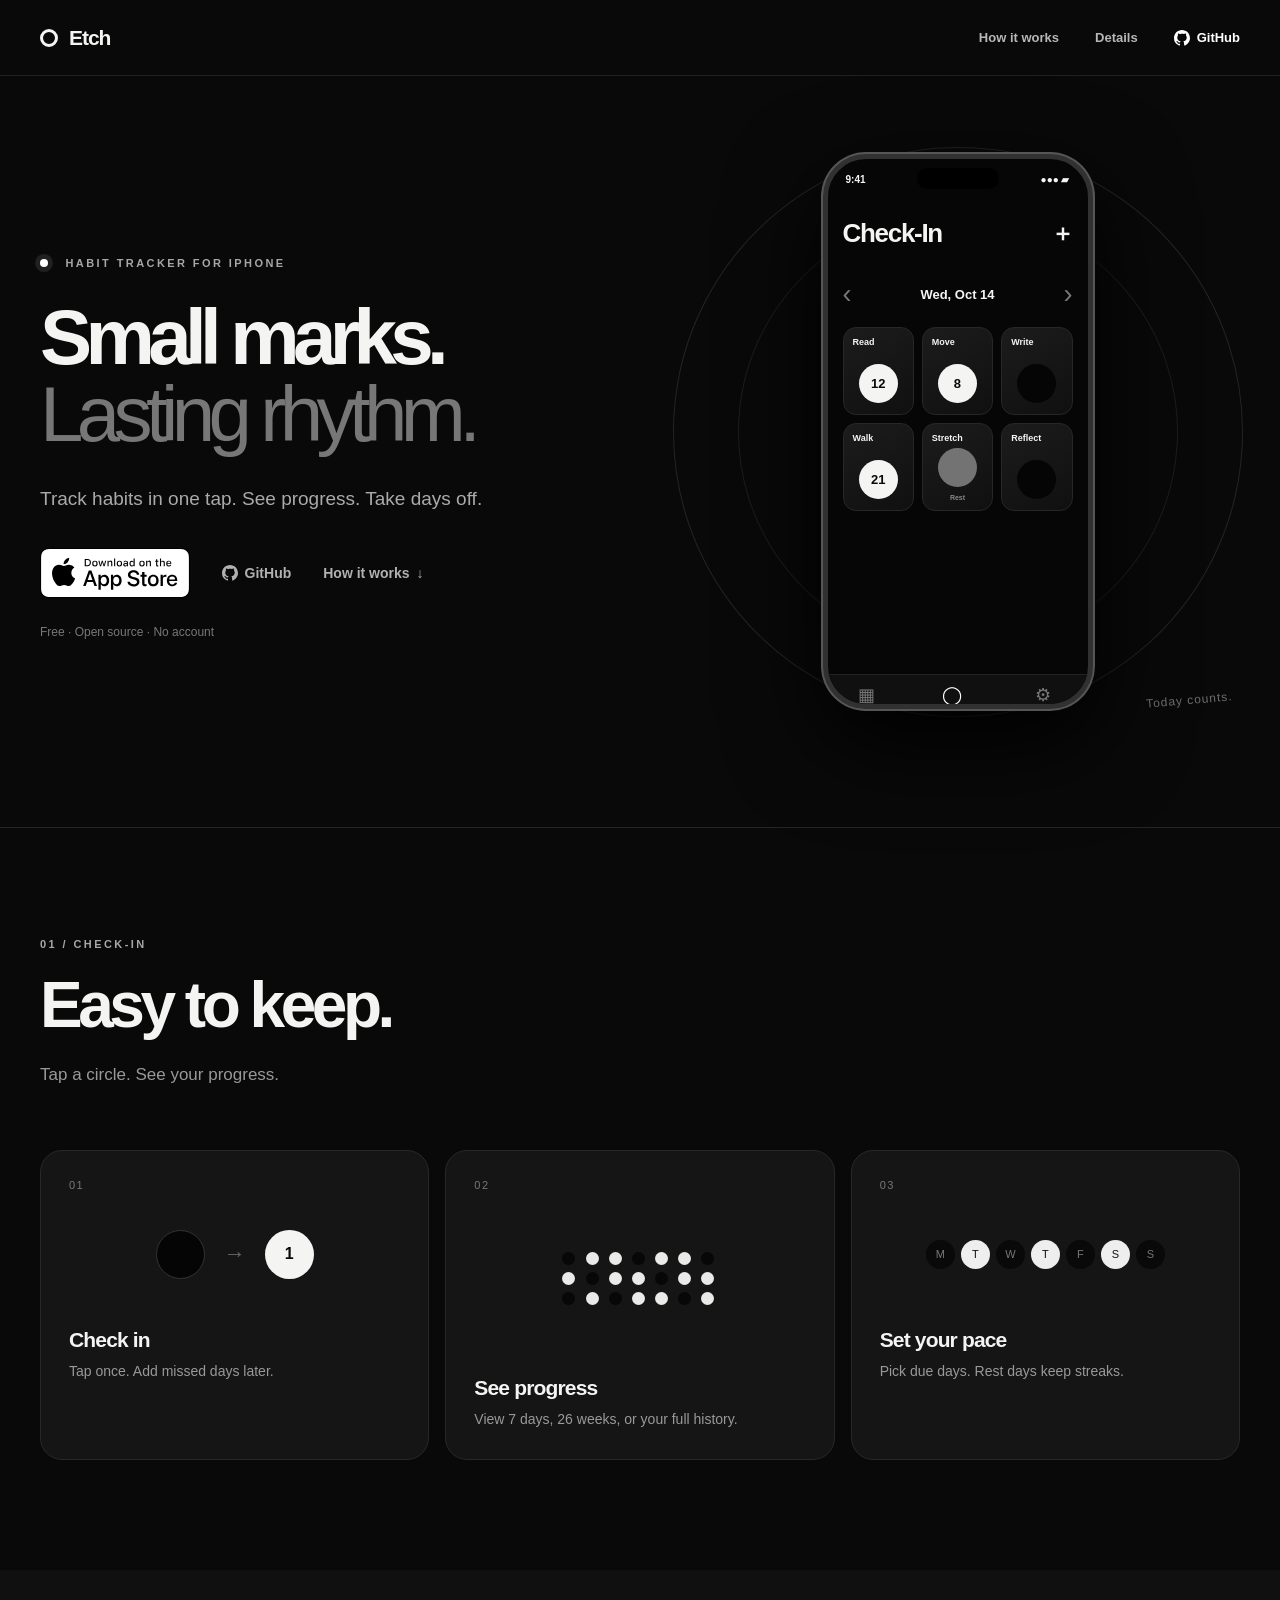
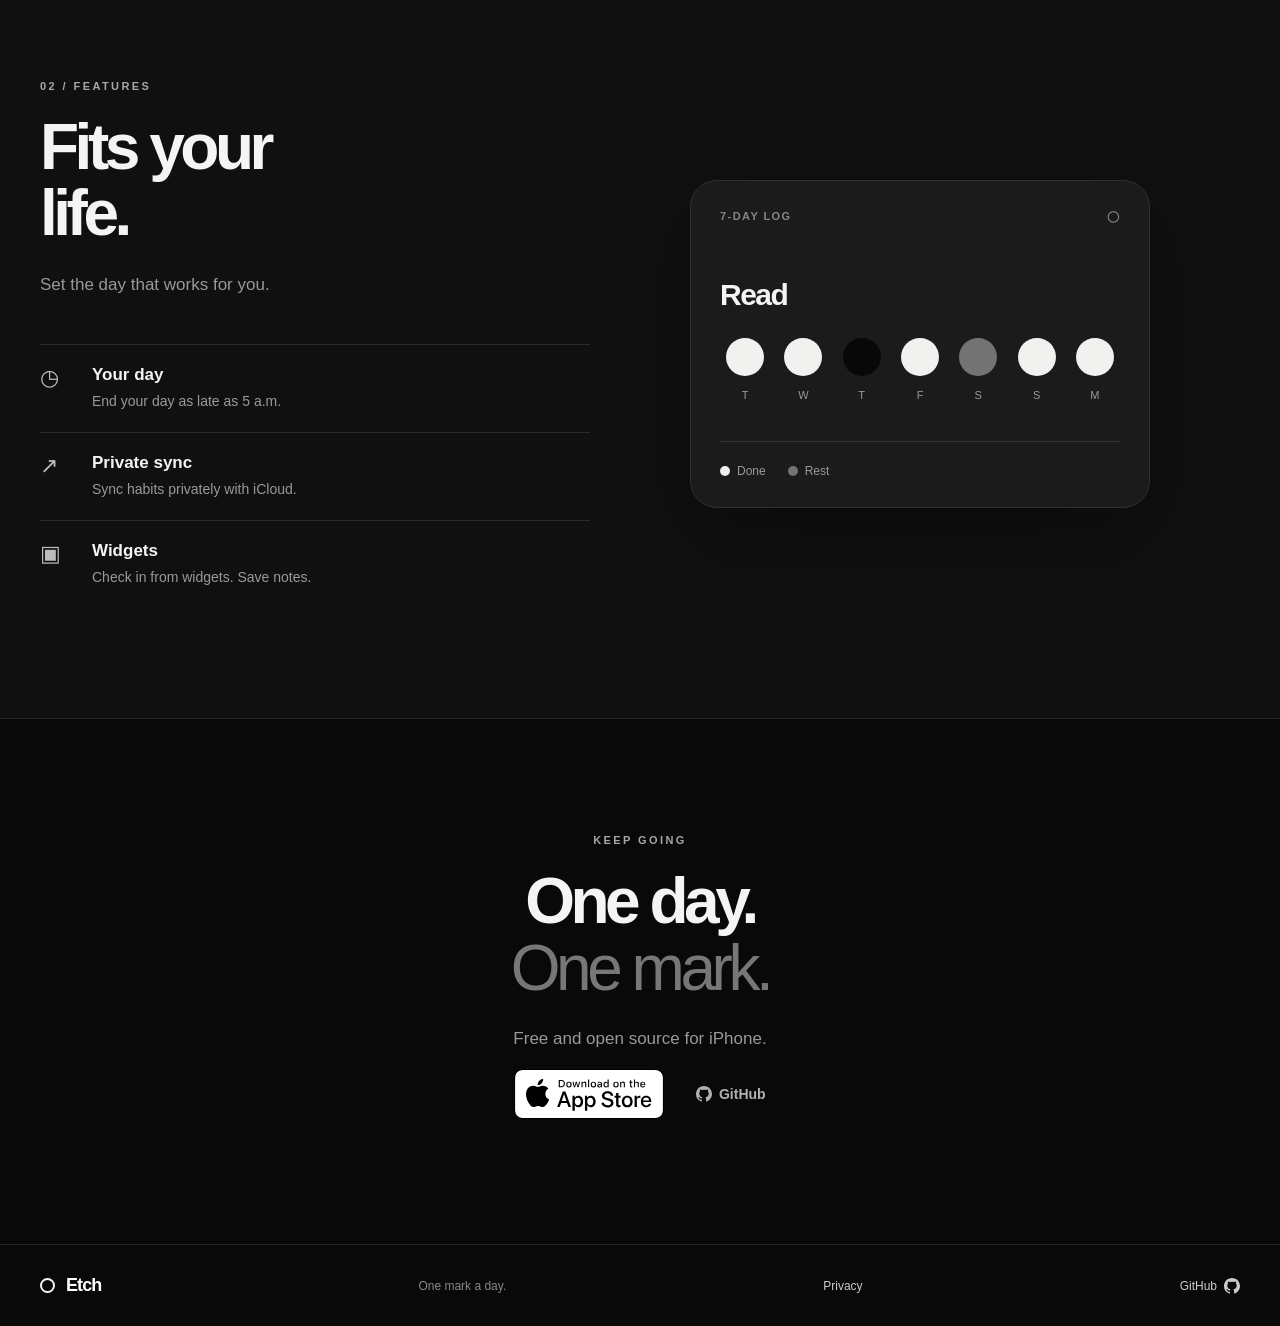
<file: website/index.html>
<!doctype html>
<html lang="en">
<head>
  <meta charset="utf-8">
  <meta name="viewport" content="width=device-width, initial-scale=1">
  <meta name="theme-color" content="#090909">
  <meta name="description" content="A private habit tracker for iPhone. Check in, see progress, and sync with iCloud.">
  <meta name="apple-itunes-app" content="app-id=6821446242">
  <title>Etch — Habit tracker</title>
  <link rel="icon" href="assets/icon.png">
  <link rel="stylesheet" href="style.css">
</head>
<body>
  <a class="skip" href="#main">Skip to content</a>
  <header class="site-header">
    <div class="wrap nav">
      <a class="brand" href="#top" aria-label="Etch home"><span class="brand-mark" aria-hidden="true"></span> Etch</a>
      <nav aria-label="Main navigation">
        <a href="#how-it-works">How it works</a>
        <a href="#details">Details</a>
        <a class="nav-source" href="https://github.com/nvlznn/etch"><span class="github-icon" aria-hidden="true"></span> GitHub</a>
      </nav>
    </div>
  </header>

  <main id="main">
    <section class="hero wrap" id="top">
      <div class="hero-copy">
        <p class="eyebrow"><span class="pulse" aria-hidden="true"></span> Habit tracker for iPhone</p>
        <h1>Small marks.<br><em>Lasting rhythm.</em></h1>
        <p class="intro">Track habits in one tap. See progress. Take days off.</p>
        <div class="hero-actions">
          <a class="app-store" href="https://apps.apple.com/tw/app/etch-habit-tracker/id6821446242?l=en-GB"><img src="assets/app-store-badge.svg" alt="Download on the App Store" width="150" height="50"></a>
          <a class="text-link" href="https://github.com/nvlznn/etch"><span class="github-icon" aria-hidden="true"></span> GitHub</a>
          <a class="text-link" href="#how-it-works">How it works <span aria-hidden="true">↓</span></a>
        </div>
        <p class="hero-caption">Free · Open source · No account</p>
      </div>
      <div class="hero-visual" aria-label="Etch check-in preview">
        <div class="halo halo-one"></div><div class="halo halo-two"></div>
        <div class="phone">
          <div class="island" aria-hidden="true"></div>
          <div class="phone-top"><span>9:41</span><span>●●● ▰</span></div>
          <div class="app-screen">
            <div class="app-heading">Check-In <span>＋</span></div>
            <div class="date-row"><span>‹</span><strong>Wed, Oct 14</strong><span>›</span></div>
            <div class="tiles">
              <div class="tile"><span>Read</span><b class="white-dot">12</b></div>
              <div class="tile"><span>Move</span><b class="white-dot">8</b></div>
              <div class="tile"><span>Write</span><b class="empty-dot"></b></div>
              <div class="tile"><span>Walk</span><b class="white-dot">21</b></div>
              <div class="tile"><span>Stretch</span><b class="rest-dot"></b><small>Rest</small></div>
              <div class="tile"><span>Reflect</span><b class="empty-dot"></b></div>
            </div>
            <div class="app-tab"><span>▦<small>Log</small></span><span class="active-tab">◯<small>Check-In</small></span><span>⚙<small>Settings</small></span></div>
          </div>
        </div>
        <span class="visual-note">Today counts.</span>
      </div>
    </section>

    <section class="section section-lined" id="how-it-works">
      <div class="wrap">
        <div class="section-heading"><p class="eyebrow">01 / Check-in</p><h2>Easy to keep.</h2><p>Tap a circle. See your progress.</p></div>
        <div class="steps">
          <article class="step"><span class="step-num">01</span><div class="step-art"><span class="art-circle art-open"></span><span class="art-arrow">→</span><span class="art-circle art-filled">1</span></div><h3>Check in</h3><p>Tap once. Add missed days later.</p></article>
          <article class="step"><span class="step-num">02</span><div class="step-art mini-grid" aria-hidden="true"><i></i><i class="on"></i><i class="on"></i><i></i><i class="on"></i><i class="on"></i><i></i><i class="on"></i><i></i><i class="on"></i><i class="on"></i><i></i><i class="on"></i><i class="on"></i><i></i><i class="on"></i><i></i><i class="on"></i><i class="on"></i><i></i><i class="on"></i></div><h3>See progress</h3><p>View 7 days, 26 weeks, or your full history.</p></article>
          <article class="step"><span class="step-num">03</span><div class="step-art schedule-art" aria-hidden="true"><span>M</span><span class="due">T</span><span>W</span><span class="due">T</span><span>F</span><span class="due">S</span><span>S</span></div><h3>Set your pace</h3><p>Pick due days. Rest days keep streaks.</p></article>
        </div>
      </div>
    </section>

    <section class="section feature-section" id="details">
      <div class="wrap feature-layout">
        <div class="feature-copy"><p class="eyebrow">02 / Features</p><h2>Fits your<br>life.</h2><p>Set the day that works for you.</p><div class="feature-list"><div><span class="feature-icon">◷</span><div><h3>Your day</h3><p>End your day as late as 5 a.m.</p></div></div><div><span class="feature-icon">↗</span><div><h3>Private sync</h3><p>Sync habits privately with iCloud.</p></div></div><div><span class="feature-icon">▣</span><div><h3>Widgets</h3><p>Check in from widgets. Save notes.</p></div></div></div></div>
        <div class="feature-card"><div class="feature-card-top"><span>7-DAY LOG</span><span>◯</span></div><h3>Read</h3><div class="week-illustration" aria-hidden="true"><span class="filled"></span><span class="filled"></span><span></span><span class="filled"></span><span class="rest"></span><span class="filled"></span><span class="filled"></span></div><div class="week-labels"><span>T</span><span>W</span><span>T</span><span>F</span><span>S</span><span>S</span><span>M</span></div><div class="feature-card-bottom"><span><i class="legend-done"></i> Done</span><span><i class="legend-rest"></i> Rest</span></div></div>
      </div>
    </section>

    <section class="closing section-lined"><div class="wrap closing-inner"><p class="eyebrow">Keep going</p><h2>One day.<br><em>One mark.</em></h2><p>Free and open source for iPhone.</p><div class="closing-actions"><a class="app-store" href="https://apps.apple.com/tw/app/etch-habit-tracker/id6821446242?l=en-GB"><img src="assets/app-store-badge.svg" alt="Download on the App Store" width="150" height="50"></a><a class="text-link" href="https://github.com/nvlznn/etch"><span class="github-icon" aria-hidden="true"></span> GitHub</a></div></div></section>
  </main>
  <footer><div class="wrap footer-inner"><span class="brand"><span class="brand-mark" aria-hidden="true"></span> Etch</span><span>One mark a day.</span><a href="privacy.html">Privacy</a><a href="https://github.com/nvlznn/etch">GitHub <span class="github-icon" aria-hidden="true"></span></a></div></footer>
</body>
</html>
</file>
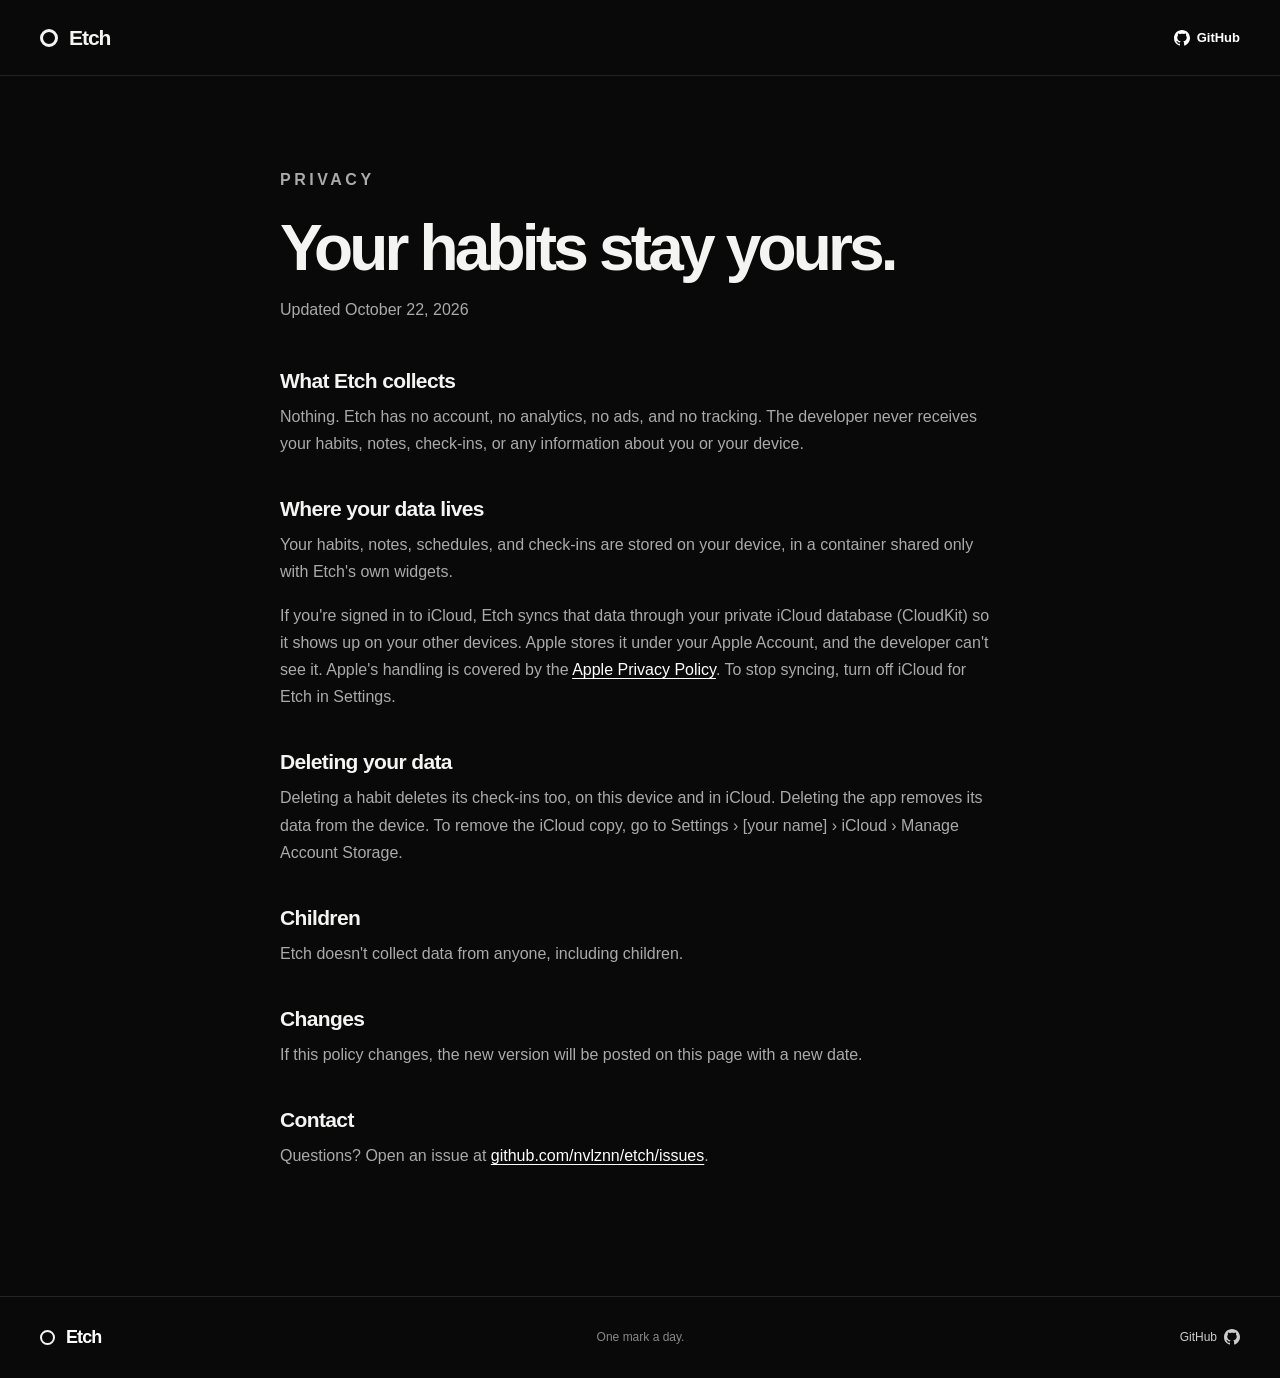
<file: website/privacy.html>
<!doctype html>
<html lang="en">
<head>
  <meta charset="utf-8">
  <meta name="viewport" content="width=device-width, initial-scale=1">
  <meta name="theme-color" content="#090909">
  <meta name="description" content="Etch privacy policy: no data collected, no account, no tracking.">
  <title>Etch — Privacy</title>
  <link rel="icon" href="assets/icon.png">
  <link rel="stylesheet" href="style.css">
</head>
<body>
  <header class="site-header">
    <div class="wrap nav">
      <a class="brand" href="/"><span class="brand-mark" aria-hidden="true"></span> Etch</a>
      <nav aria-label="Main navigation">
        <a class="nav-source" href="https://github.com/nvlznn/etch"><span class="github-icon" aria-hidden="true"></span> GitHub</a>
      </nav>
    </div>
  </header>

  <main class="wrap legal">
    <p class="eyebrow">Privacy</p>
    <h1>Your habits stay yours.</h1>
    <p class="legal-date">Updated October 22, 2026</p>

    <h2>What Etch collects</h2>
    <p>Nothing. Etch has no account, no analytics, no ads, and no tracking. The developer never receives your habits, notes, check-ins, or any information about you or your device.</p>

    <h2>Where your data lives</h2>
    <p>Your habits, notes, schedules, and check-ins are stored on your device, in a container shared only with Etch's own widgets.</p>
    <p>If you're signed in to iCloud, Etch syncs that data through your private iCloud database (CloudKit) so it shows up on your other devices. Apple stores it under your Apple Account, and the developer can't see it. Apple's handling is covered by the <a href="https://www.apple.com/legal/privacy/">Apple Privacy Policy</a>. To stop syncing, turn off iCloud for Etch in Settings.</p>

    <h2>Deleting your data</h2>
    <p>Deleting a habit deletes its check-ins too, on this device and in iCloud. Deleting the app removes its data from the device. To remove the iCloud copy, go to Settings › [your name] › iCloud › Manage Account Storage.</p>

    <h2>Children</h2>
    <p>Etch doesn't collect data from anyone, including children.</p>

    <h2>Changes</h2>
    <p>If this policy changes, the new version will be posted on this page with a new date.</p>

    <h2>Contact</h2>
    <p>Questions? Open an issue at <a href="https://github.com/nvlznn/etch/issues">github.com/nvlznn/etch/issues</a>.</p>
  </main>

  <footer><div class="wrap footer-inner"><span class="brand"><span class="brand-mark" aria-hidden="true"></span> Etch</span><span>One mark a day.</span><a href="https://github.com/nvlznn/etch">GitHub <span class="github-icon" aria-hidden="true"></span></a></div></footer>
</body>
</html>
</file>
<file: website/style.css>
:root{color-scheme:dark;--bg:#090909;--card:#171717;--line:#2b2b2b;--muted:#929292;--white:#f4f4f2;font-family:-apple-system,BlinkMacSystemFont,"Segoe UI",Helvetica,Arial,sans-serif}
*{box-sizing:border-box}html{scroll-behavior:smooth}body{margin:0;background:var(--bg);color:var(--white);-webkit-font-smoothing:antialiased}a{color:inherit;text-decoration:none}.wrap{width:min(1200px,calc(100% - 48px));margin:auto}.skip{position:absolute;left:-9999px;top:12px;background:#fff;color:#000;padding:10px;z-index:20}.skip:focus{left:12px}.site-header{height:76px;border-bottom:1px solid #202020;position:relative;z-index:2}.nav,.site-header nav,.brand,.footer-inner{display:flex;align-items:center}.nav{height:100%;justify-content:space-between}.brand{gap:11px;font-size:21px;font-weight:750;letter-spacing:-.05em}.brand-mark{display:inline-block;width:18px;height:18px;border:3px solid var(--white);border-radius:50%}.site-header nav{gap:36px;color:#b7b7b7;font-size:13px;font-weight:600}.site-header nav a:hover,.text-link:hover,footer a:hover{color:#fff}.nav-source{color:#fff}.hero{min-height:710px;display:grid;grid-template-columns:1fr 1fr;align-items:center;gap:70px;padding-top:48px;padding-bottom:88px}.hero-copy{padding-top:45px}.eyebrow{text-transform:uppercase;letter-spacing:.22em;color:#a7a7a7;font-size:11px;font-weight:700}.pulse{width:8px;height:8px;border-radius:50%;background:#fff;display:inline-block;box-shadow:0 0 0 5px #ffffff18;margin-right:12px}h1,h2,h3,p{margin-top:0}h1{font-size:clamp(62px,6.1vw,94px);line-height:.99;letter-spacing:-.085em;margin:30px 0}h1 em,h2 em{font-weight:400;font-style:normal;color:#777}.intro{max-width:480px;font-size:19px;line-height:1.65;color:#aaa}.hero-actions{display:flex;gap:32px;align-items:center;margin-top:34px}.button{display:inline-flex;gap:30px;align-items:center;justify-content:space-between;border-radius:999px;padding:16px 23px;font-size:14px;font-weight:700;transition:transform .2s,background .2s}.button:hover{transform:translateY(-3px);background:#d8d8d8}.button-light{background:#f2f2f0;color:#0a0a0a}.text-link{font-size:14px;color:#b1b1b1;font-weight:650}.hero-caption{margin-top:27px;color:#777;font-size:12px}.hero-visual{height:615px;display:flex;align-items:center;justify-content:center;position:relative}.halo{position:absolute;border:1px solid #242424;border-radius:50%;width:570px;height:570px;transform:rotate(-18deg)}.halo-two{width:440px;height:440px;border-color:#1d1d1d}.phone{width:270px;height:555px;border:5px solid #313131;border-radius:43px;background:#060606;box-shadow:0 0 0 2px #565656,0 32px 95px #000;position:relative;z-index:1;overflow:hidden}.island{position:absolute;width:82px;height:21px;background:#000;border-radius:20px;top:9px;left:50%;transform:translateX(-50%);z-index:2}.phone-top{display:flex;justify-content:space-between;padding:15px 18px 0;font-size:10px;font-weight:700}.app-screen{padding:33px 15px 0;height:100%;position:relative}.app-heading{font-size:26px;font-weight:760;letter-spacing:-.05em;display:flex;justify-content:space-between}.app-heading span{font-size:23px}.date-row{display:flex;justify-content:space-between;align-items:center;margin:30px 0 17px;font-size:13px}.date-row span{color:#777;font-size:27px}.tiles{display:grid;grid-template-columns:repeat(3,1fr);gap:8px}.tile{height:88px;border:1px solid #272727;border-radius:13px;background:linear-gradient(150deg,#1c1c1c,#101010);padding:9px;display:flex;flex-direction:column;align-items:flex-start;justify-content:space-between;font-size:9px;font-weight:650}.tile b{align-self:center;margin-bottom:2px}.white-dot,.empty-dot,.rest-dot{width:39px;height:39px;border-radius:50%;display:grid;place-items:center}.white-dot{background:#f4f4f2;color:#090909;font-size:13px}.empty-dot{background:#050505}.rest-dot{background:#737373}.tile small{color:#888;align-self:center;font-size:7px}.app-tab{position:absolute;bottom:8px;left:0;right:0;border-top:1px solid #222;display:flex;justify-content:space-around;padding:9px 0 5px;background:#101010;font-size:18px;color:#777}.app-tab span{display:flex;flex-direction:column;align-items:center;gap:2px}.app-tab small{font-size:8px}.app-tab .active-tab{color:#fff}.visual-note{position:absolute;bottom:32px;right:7px;color:#6d6d6d;font-size:12px;letter-spacing:.08em;transform:rotate(-5deg)}.section{padding:110px 0}.section-lined{border-top:1px solid #252525}.section-heading{max-width:550px}.section-heading h2,.feature-copy h2,.closing h2{font-size:clamp(46px,5vw,72px);line-height:1.04;letter-spacing:-.07em;margin:22px 0}.section-heading>p:last-child,.feature-copy>p:not(.eyebrow),.closing-inner>p:not(.eyebrow){color:#999;font-size:17px;line-height:1.6}.steps{display:grid;grid-template-columns:repeat(3,1fr);gap:16px;margin-top:62px}.step{background:#151515;border:1px solid #282828;border-radius:22px;padding:28px;min-height:310px;display:flex;flex-direction:column}.step-num{font-size:11px;color:#777;letter-spacing:.13em}.step-art{height:127px;display:flex;align-items:center;justify-content:center;gap:19px}.art-circle{width:49px;height:49px;border-radius:50%;display:grid;place-items:center}.art-open{background:#050505;border:1px solid #333}.art-filled{background:#f4f4f2;color:#090909;font-weight:750}.art-arrow{color:#666;font-size:22px}.step h3{font-size:21px;letter-spacing:-.04em;margin:10px 0 8px}.step p{font-size:14px;line-height:1.6;color:#999;margin:0}.mini-grid{width:155px;height:86px;display:grid;grid-template-columns:repeat(7,1fr);gap:7px;align-content:center;margin:auto}.mini-grid i{width:13px;height:13px;border-radius:50%;background:#070707}.mini-grid i.on{background:#eaeae8}.schedule-art{gap:6px}.schedule-art span{width:29px;height:29px;display:grid;place-items:center;border-radius:50%;color:#777;background:#090909;font-size:11px}.schedule-art .due{background:#eee;color:#111}.feature-section{background:#101010}.feature-layout{display:grid;grid-template-columns:1fr 1fr;gap:100px;align-items:center}.feature-copy h2{margin-bottom:24px}.feature-list{margin-top:46px}.feature-list>div{display:flex;gap:20px;border-top:1px solid #2a2a2a;padding:20px 0}.feature-icon{width:32px;flex:none;color:#bbb;font-size:22px}.feature-list h3{font-size:17px;margin:0 0 6px}.feature-list p{color:#999;line-height:1.5;font-size:14px;margin:0}.feature-card{background:#1b1b1b;border:1px solid #303030;border-radius:27px;padding:29px;box-shadow:0 30px 80px #0005;max-width:460px;width:100%}.feature-card-top{display:flex;justify-content:space-between;color:#858585;font-size:11px;font-weight:700;letter-spacing:.13em}.feature-card h3{font-size:30px;letter-spacing:-.05em;margin:55px 0 26px}.week-illustration,.week-labels{display:grid;grid-template-columns:repeat(7,1fr);justify-items:center;gap:8px}.week-illustration span{width:38px;height:38px;border-radius:50%;background:#080808}.week-illustration span.filled{background:#f1f1f0}.week-illustration span.rest{background:#737373}.week-labels{margin-top:13px;color:#999;font-size:11px}.feature-card-bottom{display:flex;gap:22px;border-top:1px solid #333;margin-top:40px;padding-top:22px;color:#999;font-size:12px}.feature-card-bottom span{display:flex;align-items:center;gap:7px}.feature-card-bottom i{display:inline-block;border-radius:50%}.legend-done{width:10px;height:10px;background:#eee}.legend-rest{width:10px;height:10px;background:#737373}.closing{text-align:center;padding:115px 0 125px}.closing h2{margin-bottom:24px}.closing .button{margin-top:16px}footer{border-top:1px solid #252525;padding:30px 0}.footer-inner{justify-content:space-between;color:#888;font-size:12px}.footer-inner .brand{color:#fff;font-size:18px}.footer-inner .brand-mark{width:15px;height:15px;border-width:2px}footer a{color:#ccc}@media(max-width:860px){.hero{grid-template-columns:1fr;gap:0;padding-bottom:60px}.hero-copy{padding-top:40px}.hero-visual{height:565px}.halo{width:500px;height:500px}.halo-two{width:390px;height:390px}.feature-layout{gap:40px}.week-illustration span{width:29px;height:29px}.steps{gap:10px}.step{padding:21px}}@media(max-width:620px){.wrap{width:min(100% - 34px,1200px)}.site-header{height:64px}.site-header nav{gap:17px;font-size:12px}.site-header nav a:nth-child(2){display:none}.hero{padding-top:25px}.hero-copy{padding-top:25px}h1{font-size:60px}.intro{font-size:17px}.hero-actions{gap:20px;flex-wrap:wrap}.hero-visual{height:555px;overflow:hidden}.visual-note{right:0}.section{padding:76px 0}.steps{grid-template-columns:1fr;margin-top:36px}.step{min-height:255px}.step-art{height:100px}.feature-layout{grid-template-columns:1fr;gap:20px}.feature-card{margin:auto}.week-illustration span{width:min(8vw,38px);height:min(8vw,38px)}.closing{padding:85px 0}.footer-inner{gap:15px;flex-wrap:wrap}.footer-inner>span:nth-child(2){display:none}}@media(prefers-reduced-motion:reduce){html{scroll-behavior:auto}.button{transition:none}}

.github-icon{display:inline-block;width:16px;height:16px;flex:none;vertical-align:-2px;background:currentColor;-webkit-mask:url(assets/github.svg) center/contain no-repeat;mask:url(assets/github.svg) center/contain no-repeat}.site-header .nav-source,footer a{display:inline-flex;align-items:center;gap:7px}
.app-store{display:inline-flex;flex:none;border-radius:9px;transition:transform .2s}.app-store:hover{transform:translateY(-3px)}.app-store img{display:block;height:50px;width:auto}.hero-actions .text-link{display:inline-flex;align-items:center;gap:7px}.closing-actions{display:flex;gap:32px;align-items:center;justify-content:center;flex-wrap:wrap;margin-top:16px}.closing-actions .text-link{display:inline-flex;align-items:center;gap:7px}@media(prefers-reduced-motion:reduce){.app-store{transition:none}}
.legal{max-width:720px;padding:90px 0 110px}.legal h1{font-size:clamp(42px,6vw,64px);line-height:1.04;letter-spacing:-.06em;margin:22px 0 14px}.legal-date{color:#777;font-size:13px;margin-bottom:46px}.legal h2{font-size:21px;letter-spacing:-.03em;margin:40px 0 10px}.legal p{color:#aaa;font-size:16px;line-height:1.7}.legal a{color:#fff;text-decoration:underline;text-underline-offset:3px}
</file>
